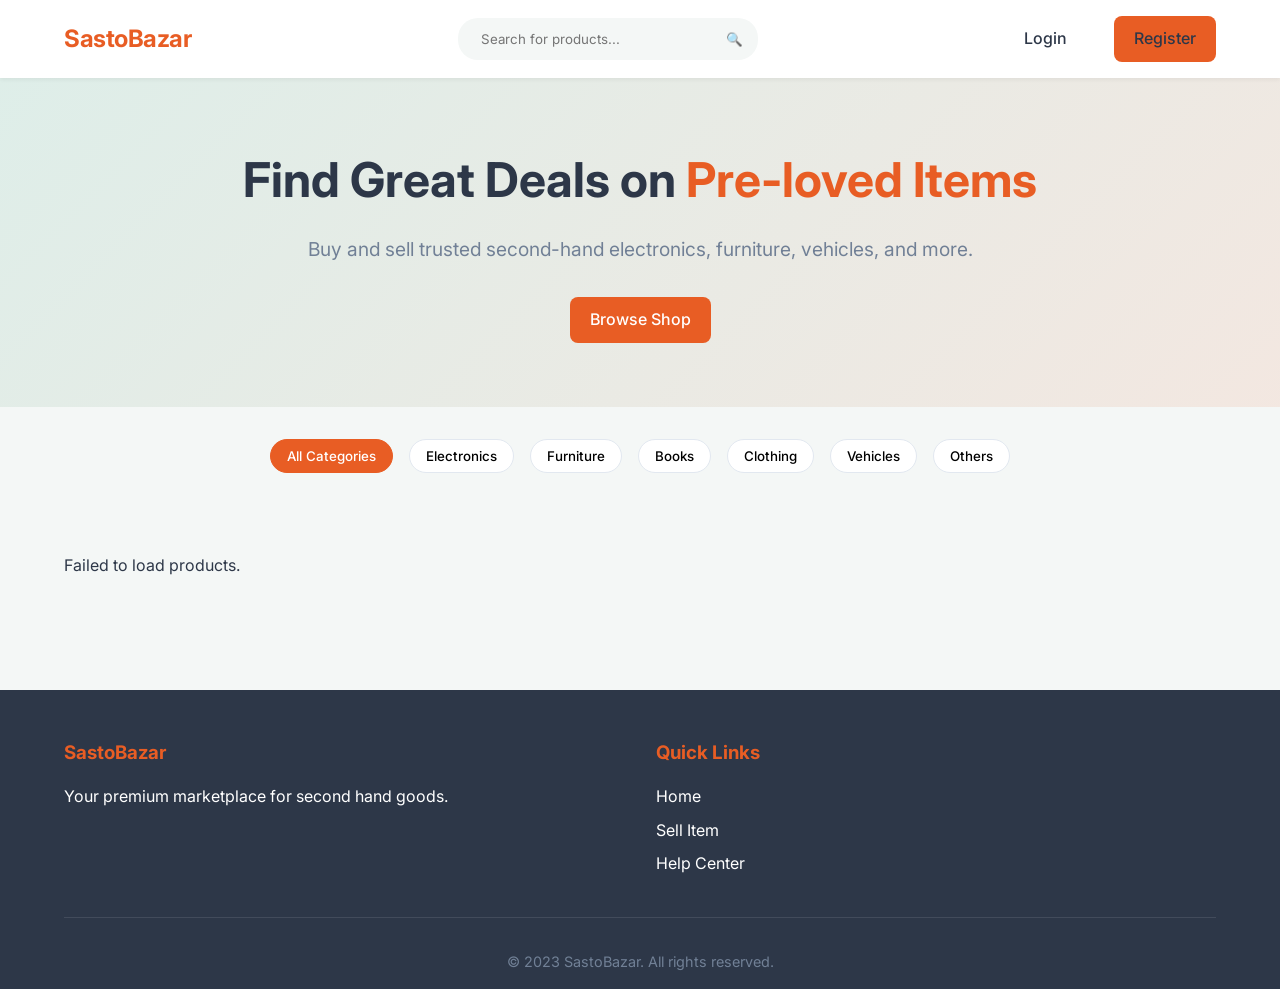
<file: frontend/index.html>
<!DOCTYPE html>
<html lang="en">
<head>
    <meta charset="UTF-8">
    <meta name="viewport" content="width=device-width, initial-scale=1.0">
    <title>SastoBazar - Second Hand Market</title>
    <link rel="stylesheet" href="../assets/css/style.css">
</head>
<body>
    <nav class="navbar">
        <div class="container">
            <a href="index.html" class="logo">SastoBazar</a>
            
            <div class="search-bar">
                <input type="text" id="searchInput" placeholder="Search for products...">
                <button id="searchBtn">🔍</button>
            </div>

            <div class="nav-links" id="auth-links">
                <!-- Injected via main.js checkSession -->
            </div>
        </div>
    </nav>

    <section class="hero">
        <div class="container">
            <h1>Find Great Deals on <span>Pre-loved Items</span></h1>
            <p>Buy and sell trusted second-hand electronics, furniture, vehicles, and more.</p>
            <a href="#products" class="btn btn-primary">Browse Shop</a>
        </div>
    </section>

    <div class="container">
        <div class="categories" id="categoryFilters">
            <button class="category-btn active" data-category="">All Categories</button>
            <button class="category-btn" data-category="Electronics">Electronics</button>
            <button class="category-btn" data-category="Furniture">Furniture</button>
            <button class="category-btn" data-category="Books">Books</button>
            <button class="category-btn" data-category="Clothing">Clothing</button>
            <button class="category-btn" data-category="Vehicles">Vehicles</button>
            <button class="category-btn" data-category="Others">Others</button>
        </div>
    </div>

    <section class="products-section" id="products">
        <div class="container">
            <div class="product-grid" id="productGrid">
                <!-- Products injected here -->
                <p>Loading amazing products...</p>
            </div>
        </div>
    </section>

    <footer class="footer">
        <div class="container">
            <div class="footer-grid">
                <div>
                    <h3>SastoBazar</h3>
                    <p>Your premium marketplace for second hand goods.</p>
                </div>
                <div>
                    <h3>Quick Links</h3>
                    <ul>
                        <li><a href="index.html">Home</a></li>
                        <li><a href="sell.html">Sell Item</a></li>
                        <li><a href="help.html">Help Center</a></li>
                    </ul>
                </div>
            </div>
            <div class="footer-bottom">
                &copy; 2023 SastoBazar. All rights reserved.
            </div>
        </div>
    </footer>

    <script src="../assets/js/main.js"></script>
    <script>
        let currentCategory = '';
        let currentSearch = '';

        async function loadProducts() {
            const grid = document.getElementById('productGrid');
            grid.innerHTML = '<p>Loading...</p>';
            
            let url = `products.php?action=fetch_all&category=${encodeURIComponent(currentCategory)}&search=${encodeURIComponent(currentSearch)}`;
            // main.js apiCall wrapper
            const data = await apiCall(url);
            
            if (data.success && data.products) {
                if (data.products.length === 0) {
                    grid.innerHTML = '<p>No products found matching your criteria.</p>';
                    return;
                }

                let html = '';
                data.products.forEach(p => {
                    html += `
                    <div class="product-card">
                        <div class="product-image">
                            <img src="${PRODUCT_IMG_PATH}${p.product_image}" alt="${p.product_name}" onerror="this.src='../images/logo.png'">
                        </div>
                        <div class="product-info">
                            <span class="product-category">${p.category_name}</span>
                            <div class="product-title">${p.product_name}</div>
                            <div class="product-meta">
                                <span>Used: ${p.product_age}</span>
                            </div>
                            <div class="product-price">Rs. ${p.product_price}</div>
                            <a href="product.html?id=${p.Product_id}" class="btn btn-outline btn-block">View Details</a>
                        </div>
                    </div>`;
                });
                grid.innerHTML = html;
            } else {
                grid.innerHTML = '<p>Failed to load products.</p>';
            }
        }

        document.addEventListener('DOMContentLoaded', () => {
            loadProducts();

            // Search Logic
            document.getElementById('searchBtn').addEventListener('click', () => {
                currentSearch = document.getElementById('searchInput').value;
                loadProducts();
            });
            document.getElementById('searchInput').addEventListener('keyup', (e) => {
                if(e.key === 'Enter') {
                    currentSearch = document.getElementById('searchInput').value;
                    loadProducts();
                }
            });

            // Category Logic
            const catBtns = document.querySelectorAll('.category-btn');
            catBtns.forEach(btn => {
                btn.addEventListener('click', (e) => {
                    catBtns.forEach(b => b.classList.remove('active'));
                    e.target.classList.add('active');
                    currentCategory = e.target.getAttribute('data-category');
                    loadProducts();
                });
            });
        });
    </script>
</body>
</html>
</file>
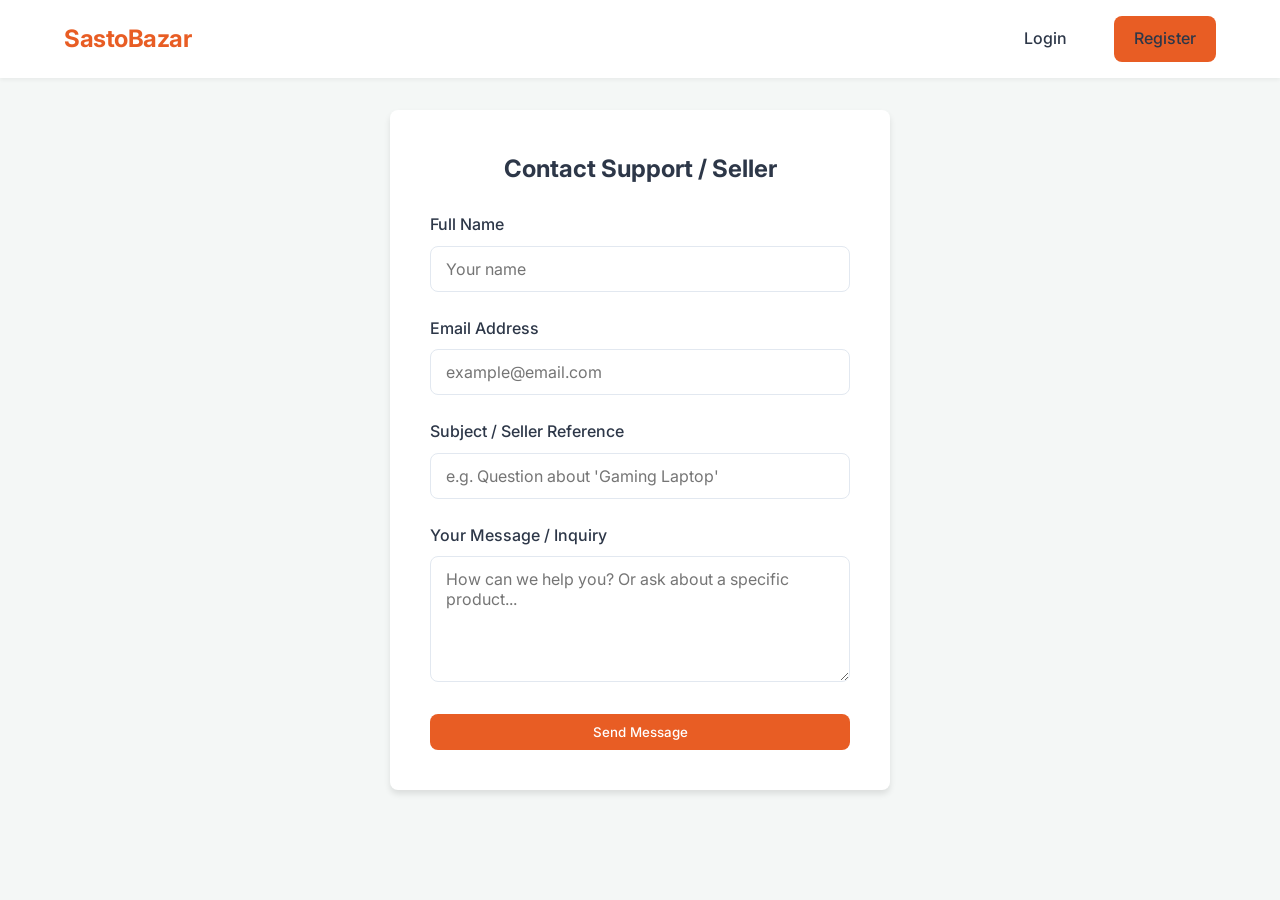
<file: frontend/help.html>
<!DOCTYPE html>
<html lang="en">
<head>
    <meta charset="UTF-8">
    <meta name="viewport" content="width=device-width, initial-scale=1.0">
    <title>Help Center - SastoBazar</title>
    <link rel="stylesheet" href="../assets/css/style.css">
</head>
<body>
    <nav class="navbar">
        <div class="container">
            <a href="index.html" class="logo">SastoBazar</a>
            <div class="nav-links" id="auth-links"></div>
        </div>
    </nav>

    <div class="container form-wrapper">
        <div class="form-card">
            <h2>Contact Support / Seller</h2>
            <form id="helpForm">
                <div class="form-group">
                    <label>Full Name</label>
                    <input type="text" id="contactName" class="form-control" placeholder="Your name" required>
                </div>
                <div class="form-group">
                    <label>Email Address</label>
                    <input type="email" id="contactEmail" class="form-control" placeholder="example@email.com" required>
                </div>
                <div class="form-group">
                    <label>Subject / Seller Reference</label>
                    <input type="text" id="contactSubject" class="form-control" placeholder="e.g. Question about 'Gaming Laptop'">
                </div>
                <div class="form-group">
                    <label>Your Message / Inquiry</label>
                    <textarea id="contactMessage" class="form-control" rows="5" placeholder="How can we help you? Or ask about a specific product..." required></textarea>
                </div>
                <button type="submit" class="btn btn-primary btn-block">Send Message</button>
            </form>
            <div id="helpResponse" class="mt-2 text-center" style="display:none; color: var(--secondary); font-weight:600;">
                Message sent successfully! We will get back to you soon.
            </div>
        </div>
    </div>

    <script src="../assets/js/main.js"></script>
    <script>
        document.addEventListener('DOMContentLoaded', () => {
            const urlParams = new URLSearchParams(window.location.search);
            const seller = urlParams.get('seller');
            if(seller) {
                document.getElementById('contactSubject').value = `Inquiry for Seller: ${seller}`;
            }
        });

        document.getElementById('helpForm').addEventListener('submit', (e) => {
            e.preventDefault();
            // Just simulate success
            document.getElementById('helpForm').style.display = 'none';
            document.getElementById('helpResponse').style.display = 'block';
            showFlash('Support request submitted.');
        });
    </script>
</body>
</html>
</file>
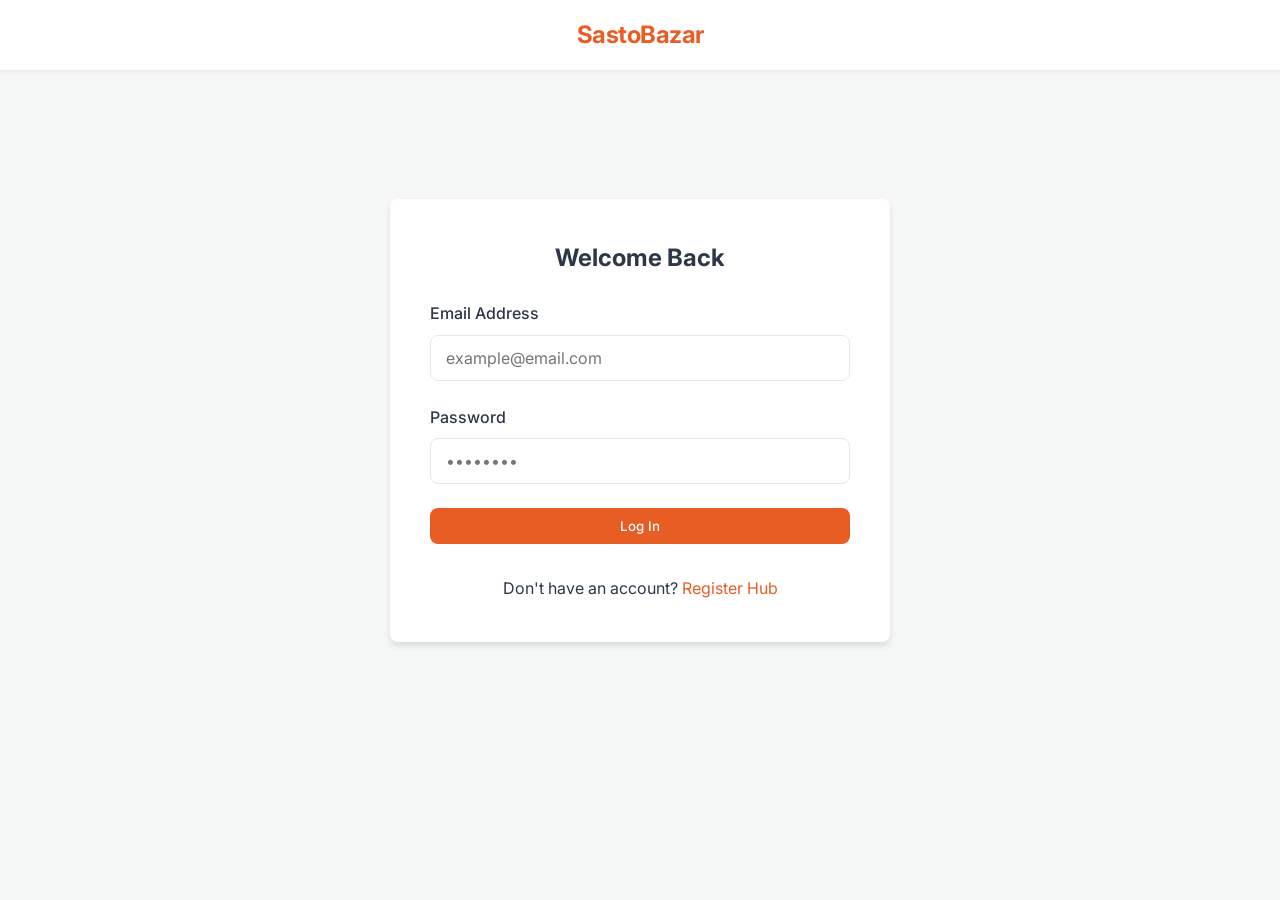
<file: frontend/login.html>
<!DOCTYPE html>
<html lang="en">
<head>
    <meta charset="UTF-8">
    <meta name="viewport" content="width=device-width, initial-scale=1.0">
    <title>Login - SastoBazar</title>
    <link rel="stylesheet" href="../assets/css/style.css">
</head>
<body>
    <nav class="navbar">
        <div class="container" style="justify-content:center;">
            <a href="index.html" class="logo">SastoBazar</a>
        </div>
    </nav>

    <div class="auth-wrapper container">
        <div class="auth-card">
            <h2>Welcome Back</h2>
            <form id="loginForm">
                <div class="form-group">
                    <label>Email Address</label>
                    <input type="email" id="email" class="form-control" placeholder="example@email.com" required>
                </div>
                <div class="form-group">
                    <label>Password</label>
                    <input type="password" id="password" class="form-control" placeholder="••••••••" required>
                </div>
                <button type="submit" class="btn btn-primary btn-block">Log In</button>
            </form>
            <p class="text-center mt-2">Don't have an account? <a href="register.html" style="color:var(--primary);">Register Hub</a></p>
        </div>
    </div>

    <script src="../assets/js/main.js"></script>
    <script>
        document.getElementById('loginForm').addEventListener('submit', async (e) => {
            e.preventDefault();
            const email = document.getElementById('email').value;
            const password = document.getElementById('password').value;

            const res = await apiCall('auth.php', {
                method: 'POST',
                headers: { 'Content-Type': 'application/json' },
                body: JSON.stringify({ action: 'login', email, password })
            });

            if (res.success) {
                showFlash('Login successful!');
                setTimeout(() => {
                    if (res.role === 'admin') {
                        window.location.href = '../backend/admin/dashboard.php';
                    } else {
                        window.location.href = 'index.html';
                    }
                }, 1000);
            } else {
                showFlash(res.message || 'Login failed', 'error');
            }
        });
    </script>
</body>
</html>
</file>
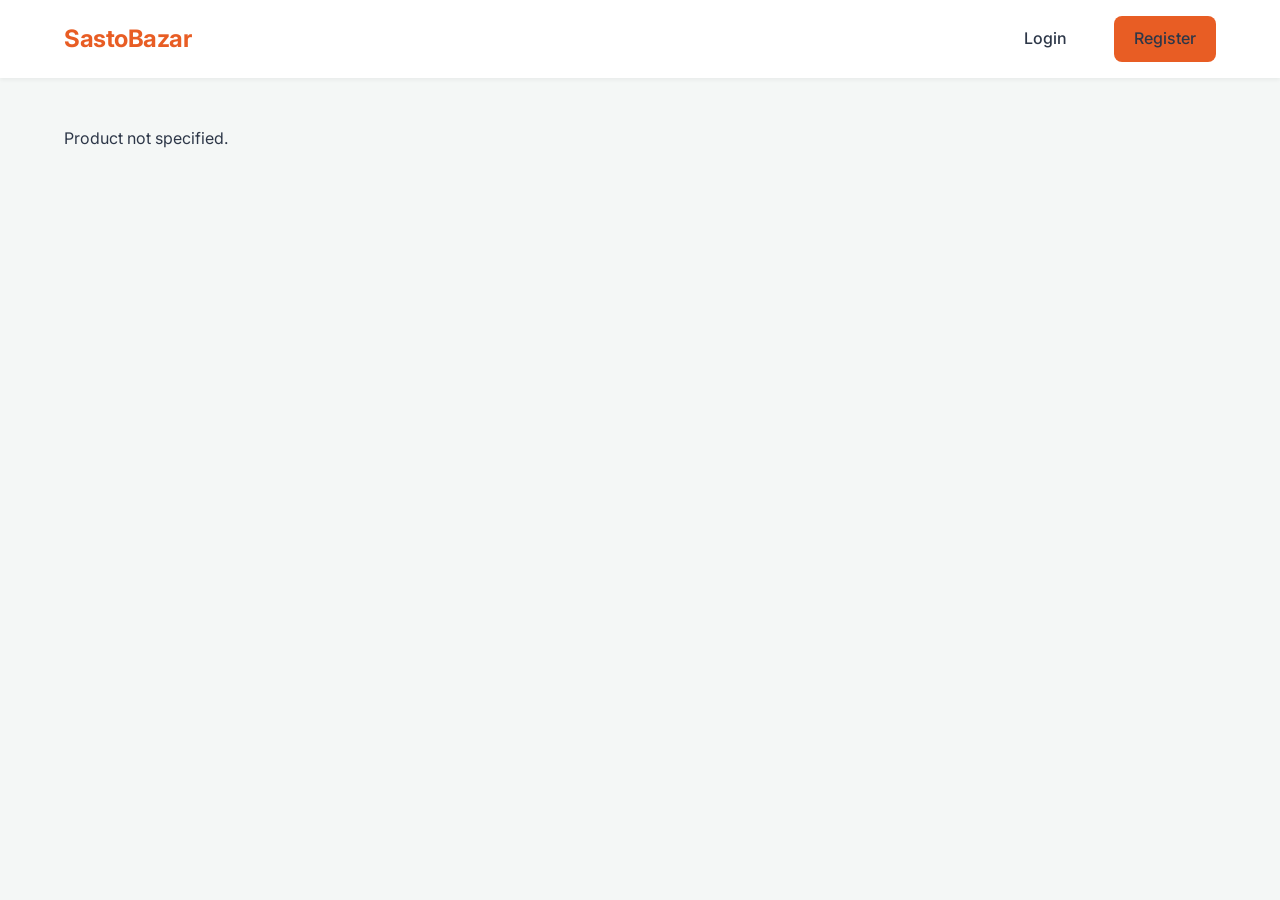
<file: frontend/product.html>
<!DOCTYPE html>
<html lang="en">
<head>
    <meta charset="UTF-8">
    <meta name="viewport" content="width=device-width, initial-scale=1.0">
    <title>Product Details - SastoBazar</title>
    <link rel="stylesheet" href="../assets/css/style.css">
</head>
<body>
    <nav class="navbar">
        <div class="container">
            <a href="index.html" class="logo">SastoBazar</a>
            <div class="nav-links" id="auth-links"></div>
        </div>
    </nav>

    <div class="container">
        <div class="product-detail-layout" id="productDetail">
            <!-- Injected details -->
            <p>Loading details...</p>
        </div>
    </div>

    <script src="../assets/js/main.js"></script>
    <script>
        const urlParams = new URLSearchParams(window.location.search);
        const productId = urlParams.get('id');

        async function loadProduct() {
            if(!productId) {
                document.getElementById('productDetail').innerHTML = '<p>Product not specified.</p>';
                return;
            }

            const res = await apiCall(`products.php?action=fetch_one&id=${productId}`);
            const session = await apiCall('auth.php?action=check'); // to see if we own it
            
            if (res.success && res.product) {
                const p = res.product;
                const isOwner = session.loggedIn && session.user.id == p.user_id;

                let actionHtml = '';
                if (isOwner) {
                    actionHtml = `
                        <div style="display:flex; gap:10px; margin-top:20px;">
                            <button class="btn btn-danger" onclick="deleteProduct(${p.Product_id})">Delete Listing</button>
                        </div>
                    `;
                } else if (p.sell_status === 'available') {
                    actionHtml = `
                        <button class="btn btn-primary btn-block mt-2" onclick="orderProduct(${p.Product_id})">Buy / Order Now</button>
                    `;
                } else {
                    actionHtml = `
                        <button class="btn btn-secondary btn-block mt-2" disabled>Product Sold</button>
                    `;
                }

                document.getElementById('productDetail').innerHTML = `
                    <div class="product-detail-image">
                        <img src="${PRODUCT_IMG_PATH}${p.product_image}" onerror="this.src='../images/logo.png'">
                    </div>
                    <div class="product-detail-info">
                        <span class="product-category">${p.category_name}</span>
                        <h1>${p.product_name}</h1>
                        <div class="price-tag">Rs. ${p.product_price}</div>
                        
                        <div class="meta-info">
                            <div>
                                <span>Used</span>
                                <strong>${p.product_age}</strong>
                            </div>
                            <div>
                                <span>Status</span>
                                <strong><span class="badge status-${p.sell_status.toLowerCase()}">${p.sell_status}</span></strong>
                            </div>
                        </div>

                        <h3>Description</h3>
                        <p style="margin-top: 10px; color: var(--text-muted);">${p.product_bio}</p>

                        <div class="seller-card">
                            <div class="seller-avatar" style="background: url('../images/avatars/default.png') center/cover;"></div>
                            <div>
                                <span style="font-size: 0.8rem; color: var(--text-muted);">Seller</span>
                                <strong style="display:block;">${p.seller_name}</strong>
                            </div>
                            <a href="help.html?seller=${encodeURIComponent(p.seller_name)}" class="btn btn-outline" style="margin-left: auto;">Send Message</a>
                        </div>
                        
                        ${actionHtml}
                    </div>
                `;
            } else {
                document.getElementById('productDetail').innerHTML = '<p>Product not found.</p>';
            }
        }

        async function orderProduct(id) {
            const data = await apiCall('orders.php', {
                method: 'POST',
                headers: { 'Content-Type': 'application/json' },
                body: JSON.stringify({ action: 'place_order', product_id: id })
            });

            if (data.success) {
                showFlash(data.message);
                
                // Simulate Payment Screen Logic directly here to save extra page
                if (confirm(`Order placed (Order ID: ${data.order_id}). Proceed to simulated payment?`)) {
                    const payRes = await apiCall('payments.php', {
                        method: 'POST',
                        headers: { 'Content-Type': 'application/json' },
                        body: JSON.stringify({ action: 'confirm_payment', order_id: data.order_id })
                    });
                    if (payRes.success) {
                        alert('Payment Confirmed! Receipt generated.');
                        window.location.reload();
                    } else {
                        alert(payRes.message);
                    }
                } else {
                    window.location.href = 'profile.html'; // view pending order
                }

            } else {
                showFlash(data.message, 'error');
                if (data.message.includes('login')) {
                    setTimeout(() => window.location.href = 'login.html', 1500);
                }
            }
        }

        async function deleteProduct(id) {
            if(confirm("Are you sure you want to delete this listing?")) {
                const data = await apiCall('products.php', {
                    method: 'POST',
                    headers: { 'Content-Type': 'application/json' },
                    body: JSON.stringify({ action: 'delete_product', product_id: id })
                });
                if (data.success) {
                    showFlash("Listing deleted.");
                    setTimeout(() => window.location.href = 'profile.html', 1000);
                } else {
                    showFlash(data.message, 'error');
                }
            }
        }

        document.addEventListener('DOMContentLoaded', loadProduct);
    </script>
</body>
</html>
</file>
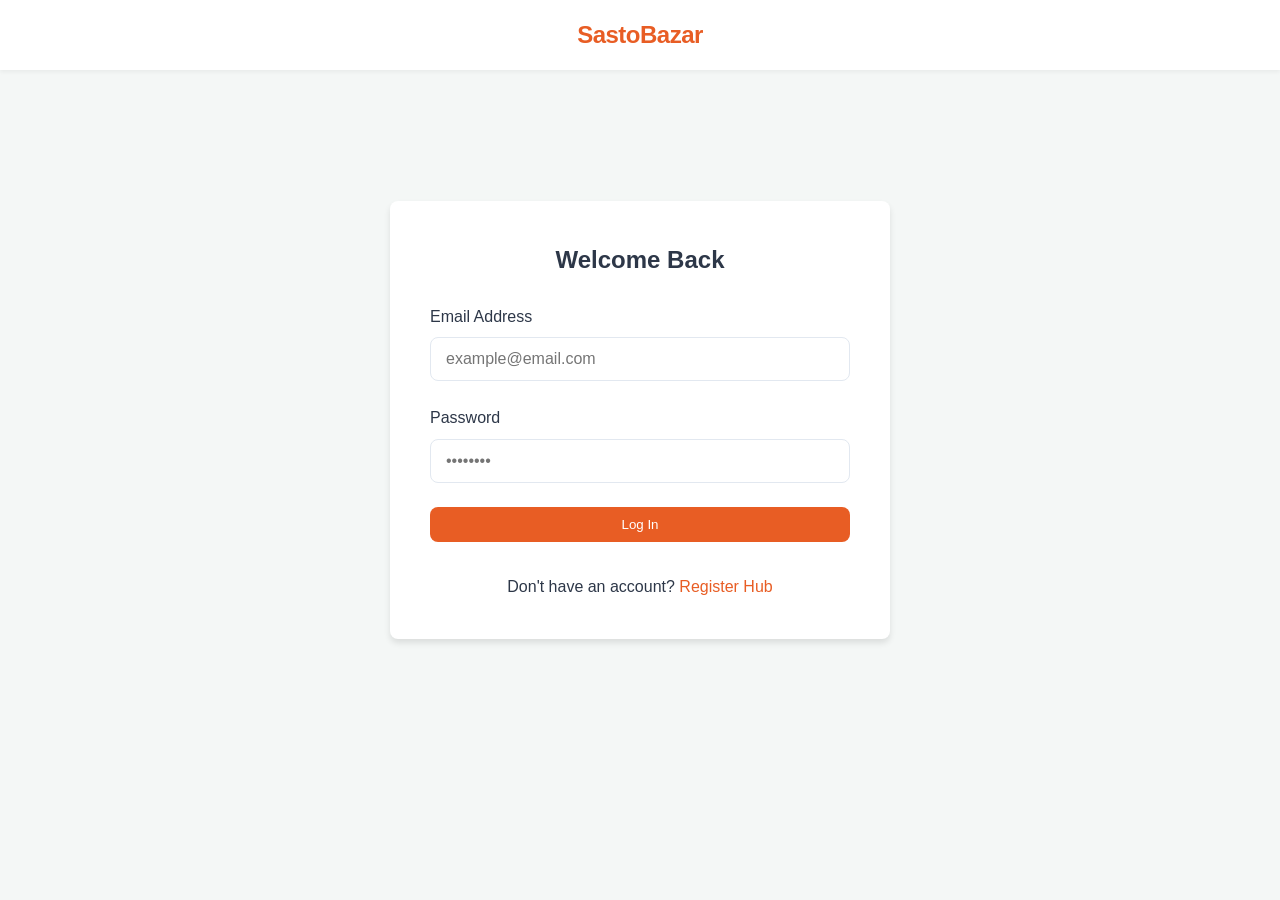
<file: frontend/profile.html>
<!DOCTYPE html>
<html lang="en">
<head>
    <meta charset="UTF-8">
    <meta name="viewport" content="width=device-width, initial-scale=1.0">
    <title>My Profile - SastoBazar</title>
    <link rel="stylesheet" href="../assets/css/style.css">
</head>
<body>
    <nav class="navbar">
        <div class="container">
            <a href="index.html" class="logo">SastoBazar</a>
            <div class="nav-links" id="auth-links"></div>
        </div>
    </nav>

    <div class="container profile-layout">
        <aside class="profile-sidebar">
            <img id="userAvatar" src="../images/avatars/default.png" alt="Profile" class="profile-avatar">
            <h3 id="userName">User Name</h3>
            <p id="userEmail" style="color: var(--text-muted); font-size: 0.9rem;">user@example.com</p>
            
            <ul class="profile-nav">
                <li><a href="#" class="active" data-section="overview">Overview</a></li>
                <li><a href="#" data-section="my-listings">My Listings</a></li>
                <li><a href="#" data-section="my-orders">My Orders</a></li>
                <li><a href="#" data-section="edit-profile">Edit Profile</a></li>
            </ul>
        </aside>

        <main class="profile-content">
            <!-- Overview Section -->
            <div id="overview" class="content-section active">
                <h2>Account Overview</h2>
                <div class="mt-2">
                    <p><strong>Member Since:</strong> <span id="regDate">...</span></p>
                    <p><strong>Phone:</strong> <span id="userPhone">...</span></p>
                    <p><strong>Address:</strong> <span id="userAddress">...</span></p>
                </div>
            </div>

            <!-- My Listings Section -->
            <div id="my-listings" class="content-section">
                <h2>Your Listed Products</h2>
                <div id="listingsTable" class="mt-2">
                    <p>Loading your products...</p>
                </div>
            </div>

            <!-- My Orders Section -->
            <div id="my-orders" class="content-section">
                <h2>Your Orders (as Buyer)</h2>
                <div id="ordersTable" class="mt-2">
                    <p>Loading your orders...</p>
                </div>
            </div>

            <!-- Edit Profile Section -->
            <div id="edit-profile" class="content-section">
                <h2>Update Your Information</h2>
                <form id="updateProfileForm" class="mt-2">
                    <div class="form-group">
                        <label>Full Name</label>
                        <input type="text" id="editName" class="form-control" placeholder="Your full name" required>
                    </div>
                    <div class="form-group">
                        <label>Phone Number</label>
                        <input type="text" id="editPhone" class="form-control" placeholder="98XXXXXXXX" required>
                    </div>
                    <div class="form-group">
                        <label>Address</label>
                        <input type="text" id="editAddress" class="form-control" placeholder="City, Area" required>
                    </div>
                    <div class="form-group">
                        <label>Gender</label>
                        <select id="editGender" class="form-control">
                            <option value="Male">Male</option>
                            <option value="Female">Female</option>
                            <option value="Other">Other</option>
                        </select>
                    </div>
                    <button type="submit" class="btn btn-primary">Save Changes</button>
                </form>
            </div>
        </main>
    </div>

    <script src="../assets/js/main.js"></script>
    <script>
        document.addEventListener('DOMContentLoaded', async () => {
            const session = await checkSession();
            if (!session.loggedIn) {
                window.location.href = 'login.html';
                return;
            }

            // Tab Switching Logic
            const navLinks = document.querySelectorAll('.profile-nav a');
            const sections = document.querySelectorAll('.content-section');

            navLinks.forEach(link => {
                link.addEventListener('click', (e) => {
                    e.preventDefault();
                    const target = link.getAttribute('data-section');

                    navLinks.forEach(l => l.classList.remove('active'));
                    sections.forEach(s => s.classList.remove('active'));

                    link.classList.add('active');
                    document.getElementById(target).classList.add('active');

                    if(target === 'my-listings') loadListings();
                    if(target === 'my-orders') loadOrders();
                });
            });

            // Load Initial Data
            loadProfile();
        });

        async function loadProfile() {
            const res = await apiCall('users.php?action=fetch_profile');
            if (res.success) {
                const u = res.user;
                document.getElementById('userName').textContent = u.name;
                document.getElementById('userEmail').textContent = u.email;
                document.getElementById('regDate').textContent = u.registration_date;
                document.getElementById('userPhone').textContent = u.phone;
                document.getElementById('userAddress').textContent = u.address;

                // Fill Edit Form
                document.getElementById('editName').value = u.name;
                document.getElementById('editPhone').value = u.phone;
                document.getElementById('editAddress').value = u.address;
                document.getElementById('editGender').value = u.gender;
            }
        }

        async function loadListings() {
            const container = document.getElementById('listingsTable');
            const res = await apiCall('users.php?action=fetch_my_products');
            
            if (res.success && res.products) {
                if (res.products.length === 0) {
                    container.innerHTML = '<p>You haven\'t listed any products yet.</p>';
                    return;
                }

                let html = '<table class="data-table"><thead><tr><th>Product</th><th>Price</th><th>Status</th><th>Actions</th></tr></thead><tbody>';
                res.products.forEach(p => {
                    html += `
                    <tr>
                        <td style="display:flex; align-items:center; gap:10px;">
                            <img src="${PRODUCT_IMG_PATH}${p.product_image}" style="width:40px; height:40px; object-fit:cover; border-radius:4px;">
                            ${p.product_name}
                        </td>
                        <td>Rs. ${p.product_price}</td>
                        <td><span class="badge ${p.sell_status.toLowerCase()}">${p.sell_status}</span></td>
                        <td>
                            <a href="product.html?id=${p.Product_id}" class="btn btn-sm btn-outline">View</a>
                        </td>
                    </tr>`;
                });
                html += '</tbody></table>';
                container.innerHTML = html;
            }
        }

        async function loadOrders() {
            const container = document.getElementById('ordersTable');
            const res = await apiCall('orders.php?action=fetch_my_orders');

            if (res.success && res.orders) {
                if (res.orders.length === 0) {
                    container.innerHTML = '<p>You haven\'t placed any orders yet.</p>';
                    return;
                }

                let html = '<table class="data-table"><thead><tr><th>Product</th><th>Date</th><th>Status</th></tr></thead><tbody>';
                res.orders.forEach(o => {
                    html += `
                    <tr>
                         <td style="display:flex; align-items:center; gap:10px;">
                            <img src="${PRODUCT_IMG_PATH}${o.product_image}" style="width:40px; height:40px; object-fit:cover; border-radius:4px;">
                            ${o.product_name}
                        </td>
                        <td>${o.order_date}</td>
                        <td><span class="badge ${o.payment_status.toLowerCase()}">${o.payment_status}</span></td>
                    </tr>`;
                });
                html += '</tbody></table>';
                container.innerHTML = html;
            }
        }

        document.getElementById('updateProfileForm').addEventListener('submit', async (e) => {
            e.preventDefault();
            const data = {
                action: 'update_profile',
                name: document.getElementById('editName').value,
                phone: document.getElementById('editPhone').value,
                address: document.getElementById('editAddress').value,
                gender: document.getElementById('editGender').value
            };

            const res = await apiCall('users.php', {
                method: 'POST',
                headers: { 'Content-Type': 'application/json' },
                body: JSON.stringify(data)
            });

            if (res.success) {
                showFlash(res.message);
                loadProfile();
            } else {
                showFlash(res.message, 'error');
            }
        });
    </script>
</body>
</html>
</file>
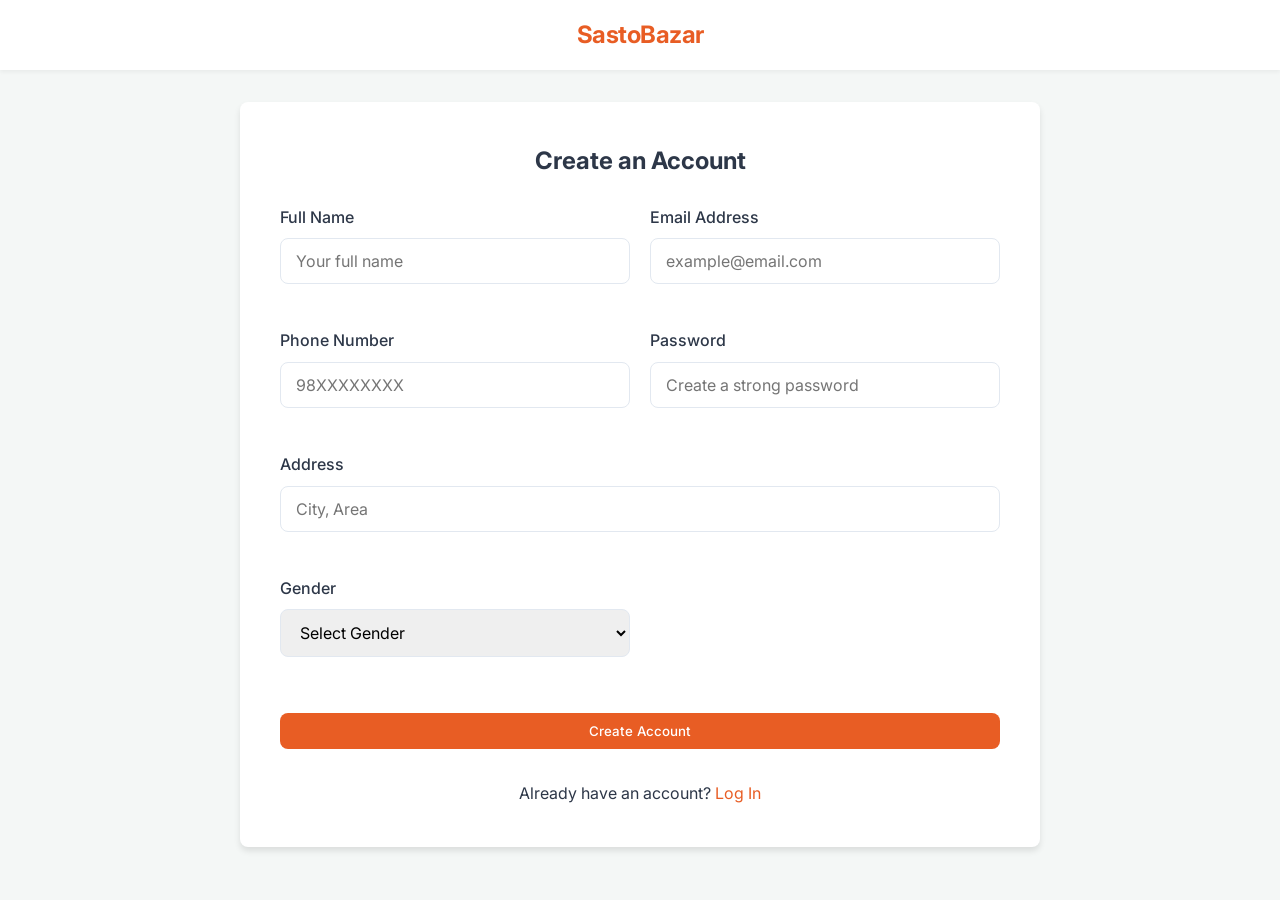
<file: frontend/register.html>
<!DOCTYPE html>
<html lang="en">
<head>
    <meta charset="UTF-8">
    <meta name="viewport" content="width=device-width, initial-scale=1.0">
    <title>Register - SastoBazar</title>
    <link rel="stylesheet" href="../assets/css/style.css">
</head>
<body>
    <nav class="navbar">
        <div class="container" style="justify-content:center;">
            <a href="index.html" class="logo">SastoBazar</a>
        </div>
    </nav>

    <div class="form-wrapper container">
        <div class="form-card wide">
            <h2>Create an Account</h2>
            <form id="registerForm">
                <div style="display: grid; grid-template-columns: 1fr 1fr; gap: 20px;">
                    <div class="form-group">
                        <label>Full Name</label>
                        <input type="text" id="name" class="form-control" placeholder="Your full name" required>
                    </div>
                    <div class="form-group">
                        <label>Email Address</label>
                        <input type="email" id="email" class="form-control" placeholder="example@email.com" required>
                    </div>
                    <div class="form-group">
                        <label>Phone Number</label>
                        <input type="text" id="phone" class="form-control" placeholder="98XXXXXXXX" required>
                    </div>
                    <div class="form-group">
                        <label>Password</label>
                        <input type="password" id="password" class="form-control" placeholder="Create a strong password" required>
                    </div>
                    <div class="form-group" style="grid-column: 1 / -1;">
                        <label>Address</label>
                        <input type="text" id="address" class="form-control" placeholder="City, Area" required>
                    </div>
                    <div class="form-group">
                        <label>Gender</label>
                        <select id="gender" class="form-control" required>
                            <option value="">Select Gender</option>
                            <option value="Male">Male</option>
                            <option value="Female">Female</option>
                            <option value="Other">Other</option>
                        </select>
                    </div>
                </div>
                <button type="submit" class="btn btn-primary btn-block mt-2">Create Account</button>
            </form>
            <p class="text-center mt-2">Already have an account? <a href="login.html" style="color:var(--primary);">Log In</a></p>
        </div>
    </div>

    <script src="../assets/js/main.js"></script>
    <script>
        document.getElementById('registerForm').addEventListener('submit', async (e) => {
            e.preventDefault();
            const data = {
                action: 'register',
                name: document.getElementById('name').value,
                email: document.getElementById('email').value,
                phone: document.getElementById('phone').value,
                password: document.getElementById('password').value,
                address: document.getElementById('address').value,
                gender: document.getElementById('gender').value
            };

            const res = await apiCall('auth.php', {
                method: 'POST',
                headers: { 'Content-Type': 'application/json' },
                body: JSON.stringify(data)
            });

            if (res.success) {
                showFlash(res.message);
                setTimeout(() => window.location.href = 'login.html', 1500);
            } else {
                showFlash(res.message, 'error');
            }
        });
    </script>
</body>
</html>
</file>
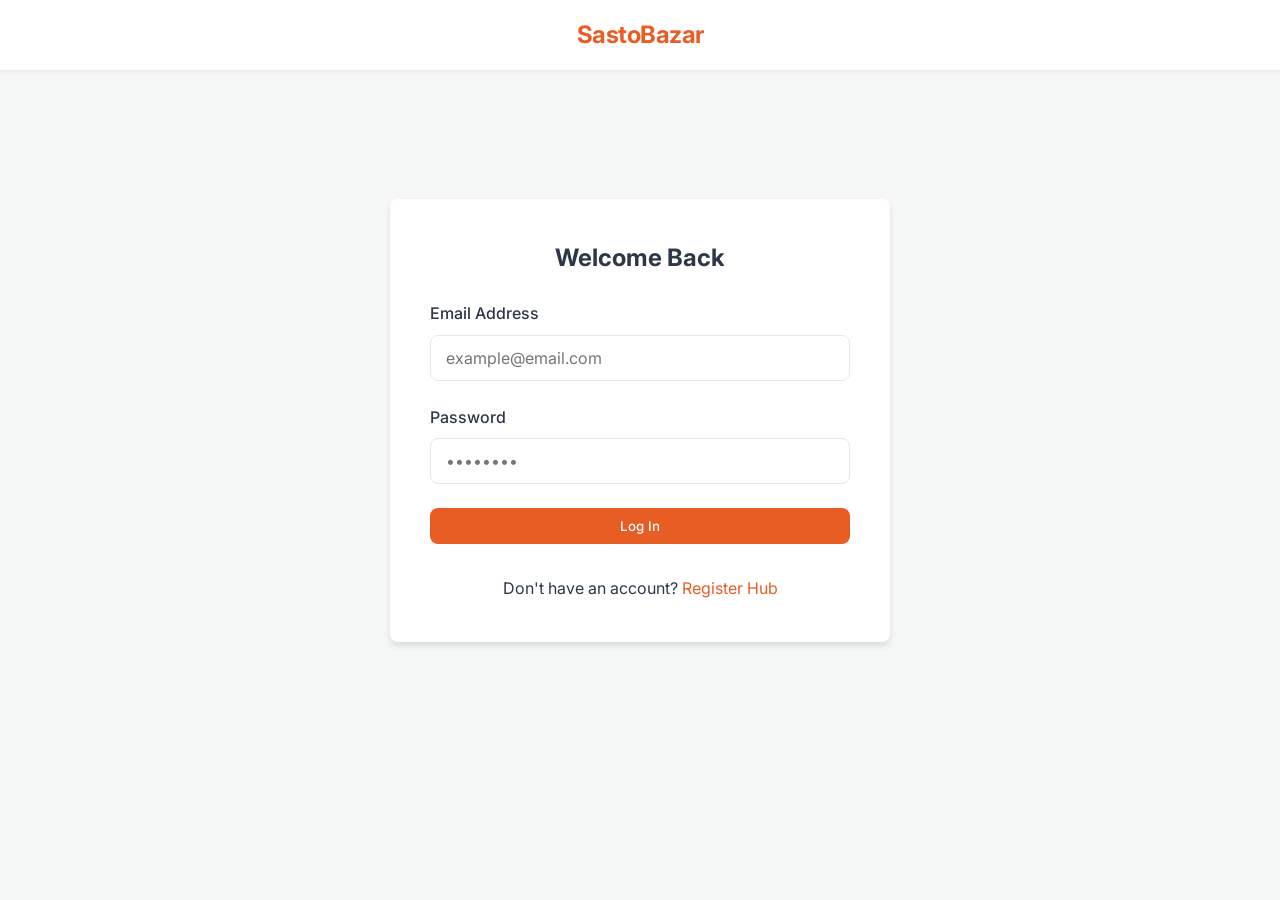
<file: frontend/sell.html>
<!DOCTYPE html>
<html lang="en">
<head>
    <meta charset="UTF-8">
    <meta name="viewport" content="width=device-width, initial-scale=1.0">
    <title>Sell an Item - SastoBazar</title>
    <link rel="stylesheet" href="../assets/css/style.css">
</head>
<body>
    <nav class="navbar">
        <div class="container">
            <a href="index.html" class="logo">SastoBazar</a>
            <div class="nav-links" id="auth-links"></div>
        </div>
    </nav>

    <div class="form-wrapper container">
        <div class="form-card wide">
            <h2>List Your Item for Sale</h2>
            <form id="sellForm" enctype="multipart/form-data">
                <div style="display: grid; grid-template-columns: 1fr 1fr; gap: 20px;">
                    <div class="form-group">
                        <label>Product Name</label>
                        <input type="text" name="product_name" class="form-control" placeholder="e.g. iPhone 13 Pro" required>
                    </div>
                    <div class="form-group">
                        <label>Category</label>
                        <select name="category_name" class="form-control" required>
                            <option value="">Select Category</option>
                            <option value="Electronics">Electronics</option>
                            <option value="Furniture">Furniture</option>
                            <option value="Books">Books</option>
                            <option value="Clothing">Clothing</option>
                            <option value="Vehicles">Vehicles</option>
                            <option value="Others">Others</option>
                        </select>
                    </div>
                    <div class="form-group">
                        <label>Price (Rs.)</label>
                        <input type="number" name="product_price" class="form-control" placeholder="Enter price in Rs." required>
                    </div>
                    <div class="form-group">
                        <label>Age of Item (e.g. 2 years, 6 months)</label>
                        <input type="text" name="product_age" class="form-control" placeholder="e.g. 1 year, 2 months" required>
                    </div>
                    <div class="form-group" style="grid-column: 1 / -1;">
                        <label>Product Description</label>
                        <textarea name="product_bio" class="form-control" rows="4" placeholder="Describe the item's condition, features, or reasons for selling..." required></textarea>
                    </div>
                    <div class="form-group">
                        <label>Product Image</label>
                        <input type="file" name="product_image" class="form-control" accept="image/jpeg, image/png, image/webp" required>
                    </div>
                </div>
                <input type="hidden" name="action" value="add_product">
                <button type="submit" class="btn btn-primary btn-block mt-2">List Item</button>
            </form>
        </div>
    </div>

    <!-- Ensure logic checking session first to protect route here -->
    <script src="../assets/js/main.js"></script>
    <script>
        document.addEventListener('DOMContentLoaded', async () => {
             const session = await apiCall('auth.php?action=check');
             if (!session.loggedIn) {
                 window.location.href = 'login.html';
             }
        });

        document.getElementById('sellForm').addEventListener('submit', async (e) => {
            e.preventDefault();
            const form = document.getElementById('sellForm');
            const formData = new FormData(form);

            try {
                const res = await fetch('../backend/products.php', {
                    method: 'POST',
                    body: formData
                });
                const data = await res.json();
                
                if (data.success) {
                    showFlash(data.message);
                    setTimeout(() => window.location.href = 'profile.html', 1500);
                } else {
                    showFlash(data.message, 'error');
                }
            } catch (err) {
                showFlash('Failed to upload', 'error');
            }
        });
    </script>
</body>
</html>
</file>
<file: assets/css/style.css>
@import url('https://fonts.googleapis.com/css2?family=Inter:wght@300;400;500;600;700&display=swap');

:root {
  --primary: #E85D24; /* Coral/Orange */
  --primary-hover: #cf4f1a;
  --secondary: #1D9E75; /* Teal */
  --secondary-hover: #15805e;
  --bg-color: #f4f7f6;
  --text-main: #2d3748;
  --text-muted: #718096;
  --white: #ffffff;
  --border-color: #e2e8f0;
  --shadow-sm: 0 2px 4px rgba(0,0,0,0.05);
  --shadow-md: 0 4px 6px rgba(0,0,0,0.1);
  --shadow-hover: 0 10px 15px rgba(0,0,0,0.1);
  --transition: all 0.3s ease;
  --radius: 8px;
}

* { margin: 0; padding: 0; box-sizing: border-box; font-family: 'Inter', sans-serif; }
body { background-color: var(--bg-color); color: var(--text-main); line-height: 1.6; }
a { text-decoration: none; color: inherit; transition: var(--transition); }
ul { list-style: none; }
img { max-width: 100%; height: auto; display: block; }

/* Utilities */
.container { width: 90%; max-width: 1200px; margin: 0 auto; }
.btn { display: inline-block; padding: 10px 20px; border-radius: var(--radius); border: none; cursor: pointer; font-weight: 500; transition: var(--transition); text-align: center; }
.btn-primary { background-color: var(--primary); color: var(--white); }
.btn-primary:hover { background-color: var(--primary-hover); transform: translateY(-2px); shadow: var(--shadow-md); }
.btn-secondary { background-color: var(--secondary); color: var(--white); }
.btn-secondary:hover { background-color: var(--secondary-hover); }
.btn-outline { background-color: transparent; border: 2px solid var(--primary); color: var(--primary); }
.btn-outline:hover { background-color: var(--primary); color: var(--white); }
.btn-block { display: block; width: 100%; }
.text-center { text-align: center; }
.mt-2 { margin-top: 2rem; }
.mb-2 { margin-bottom: 2rem; }

/* Forms */
.form-group { margin-bottom: 1.5rem; }
.form-group label { display: block; margin-bottom: 0.5rem; font-weight: 500; }
.form-control { width: 100%; padding: 12px 15px; border: 1px solid var(--border-color); border-radius: var(--radius); font-size: 1rem; transition: var(--transition); }
.form-control:focus { outline: none; border-color: var(--primary); box-shadow: 0 0 0 3px rgba(232, 93, 36, 0.2); }

/* Navigation */
.navbar { background: var(--white); box-shadow: var(--shadow-sm); padding: 1rem 0; position: sticky; top: 0; z-index: 100; }
.navbar .container { display: flex; justify-content: space-between; align-items: center; }
.logo { font-size: 1.5rem; font-weight: 700; color: var(--primary); letter-spacing: -0.5px; }
.nav-links { display: flex; align-items: center; gap: 2rem; }
.nav-links a { font-weight: 500; color: var(--text-main); }
.nav-links a:hover { color: var(--primary); }
.search-bar { display: flex; align-items: center; background: var(--bg-color); border-radius: 20px; padding: 5px 15px; width: 300px; }
.search-bar input { border: none; background: transparent; padding: 8px; width: 100%; outline: none; }
.search-bar button { background: transparent; border: none; cursor: pointer; color: var(--text-muted); }

/* Hero Section */
.hero { background: linear-gradient(135deg, rgba(29, 158, 117, 0.1) 0%, rgba(232, 93, 36, 0.1) 100%); padding: 4rem 0; text-align: center; }
.hero h1 { font-size: 3rem; margin-bottom: 1rem; color: var(--text-main); }
.hero h1 span { color: var(--primary); }
.hero p { font-size: 1.2rem; color: var(--text-muted); margin-bottom: 2rem; }

/* Categories */
.categories { padding: 2rem 0; display: flex; justify-content: center; gap: 1rem; flex-wrap: wrap; }
.category-btn { padding: 8px 16px; border-radius: 20px; background: var(--white); border: 1px solid var(--border-color); cursor: pointer; transition: var(--transition); font-weight: 500; }
.category-btn:hover, .category-btn.active { background: var(--primary); color: var(--white); border-color: var(--primary); }

/* Product Grid */
.products-section { padding: 3rem 0; }
.product-grid { display: grid; grid-template-columns: repeat(auto-fill, minmax(250px, 1fr)); gap: 2rem; }
.product-card { background: var(--white); border-radius: var(--radius); overflow: hidden; box-shadow: var(--shadow-sm); transition: var(--transition); position: relative; display: flex; flex-direction: column; }
.product-card:hover { transform: translateY(-5px); box-shadow: var(--shadow-hover); }
.product-image { height: 200px; overflow: hidden; }
.product-image img { width: 100%; height: 100%; object-fit: cover; transition: transform 0.5s ease; }
.product-card:hover .product-image img { transform: scale(1.05); }
.product-info { padding: 1.5rem; flex-grow: 1; display: flex; flex-direction: column; }
.product-category { font-size: 0.8rem; color: var(--secondary); text-transform: uppercase; font-weight: 600; margin-bottom: 0.5rem; }
.product-title { font-size: 1.1rem; font-weight: 600; margin-bottom: 0.5rem; color: var(--text-main); }
.product-price { font-size: 1.3rem; font-weight: 700; color: var(--primary); margin-bottom: 1rem; }
.product-meta { display: flex; justify-content: space-between; font-size: 0.85rem; color: var(--text-muted); margin-bottom: 1rem; }
.product-card .btn { margin-top: auto; }

/* Single Product Page */
.product-detail-layout { display: grid; grid-template-columns: 1fr 1fr; gap: 3rem; padding: 3rem 0; }
.product-detail-image img { width: 100%; border-radius: var(--radius); box-shadow: var(--shadow-md); }
.product-detail-info h1 { font-size: 2.5rem; margin-bottom: 0.5rem; }
.price-tag { font-size: 2rem; color: var(--primary); font-weight: 700; margin-bottom: 1rem; }
.meta-info { background: var(--bg-color); padding: 1rem; border-radius: var(--radius); margin-bottom: 2rem; display: flex; flex-wrap: wrap; gap: 1rem; }
.meta-info div { flex: 1; min-width: 120px; }
.meta-info span { display: block; font-size: 0.8rem; color: var(--text-muted); text-transform: uppercase; }
.meta-info strong { color: var(--text-main); }
.seller-card { display: flex; align-items: center; gap: 1rem; padding: 1rem; border: 1px solid var(--border-color); border-radius: var(--radius); margin-top: 2rem; }
.seller-avatar { width: 50px; height: 50px; border-radius: 50%; background: #ccc; }

/* Auth & Forms */
.auth-wrapper, .form-wrapper { min-height: calc(100vh - 200px); display: flex; align-items: center; justify-content: center; padding: 2rem 0; }
.auth-card, .form-card { background: var(--white); padding: 2.5rem; border-radius: var(--radius); box-shadow: var(--shadow-md); width: 100%; max-width: 500px; }
.auth-card h2, .form-card h2 { text-align: center; margin-bottom: 1.5rem; color: var(--text-main); }
.form-card.wide { max-width: 800px; }

/* Profile Layout */
.profile-layout { display: grid; grid-template-columns: 300px 1fr; gap: 2rem; padding: 3rem 0; }
.profile-sidebar { background: var(--white); padding: 2rem; border-radius: var(--radius); box-shadow: var(--shadow-sm); text-align: center; }
.profile-avatar { width: 120px; height: 120px; border-radius: 50%; object-fit: cover; margin: 0 auto 1rem; border: 3px solid var(--primary); }
.profile-nav { margin-top: 2rem; text-align: left; }
.profile-nav li { margin-bottom: 0.5rem; }
.profile-nav a { display: block; padding: 10px; border-radius: var(--radius); transition: var(--transition); }
.profile-nav a:hover, .profile-nav a.active { background: var(--primary); color: var(--white); }
.profile-content { background: var(--white); padding: 2rem; border-radius: var(--radius); box-shadow: var(--shadow-sm); }
.content-section { display: none; }
.content-section.active { display: block; }

/* Tables (for profile orders/listings) */
.data-table { width: 100%; border-collapse: collapse; margin-top: 1.5rem; }
.data-table th, .data-table td { padding: 12px; text-align: left; border-bottom: 1px solid var(--border-color); }
.data-table th { background: #f8fafc; font-weight: 600; color: var(--text-muted); }
.badge { padding: 4px 8px; border-radius: 12px; font-size: 0.75rem; font-weight: 600; text-transform: uppercase; }
.badge.pending { background: #fef3c7; color: #d97706; }
.badge.confirmed, .badge.sold { background: #d1fae5; color: #059669; }
.badge.available { background: #e0e7ff; color: #4338ca; }

/* Footer */
.footer { background: var(--text-main); color: var(--white); padding: 3rem 0 1rem; margin-top: 4rem; }
.footer-grid { display: grid; grid-template-columns: repeat(auto-fit, minmax(200px, 1fr)); gap: 2rem; margin-bottom: 2rem; }
.footer h3 { margin-bottom: 1rem; color: var(--primary); }
.footer ul li { margin-bottom: 0.5rem; }
.footer-bottom { text-align: center; padding-top: 2rem; border-top: 1px solid rgba(255,255,255,0.1); font-size: 0.9rem; color: var(--text-muted); }

/* Flash Notifications */
#flash-msg { position: fixed; top: 20px; right: 20px; padding: 15px 25px; border-radius: var(--radius); color: white; transform: translateX(150%); transition: transform 0.3s ease; z-index: 1000; box-shadow: var(--shadow-md); font-weight: 500; }
#flash-msg.show { transform: translateX(0); }
#flash-msg.success { background-color: var(--secondary); }
#flash-msg.error { background-color: #e53e3e; }

/* Responsive */
@media (max-width: 768px) {
    .nav-links { display: none; } /* Add hamburger menu logic if needed */
    .product-detail-layout { grid-template-columns: 1fr; }
    .profile-layout { grid-template-columns: 1fr; }
}
</file>
